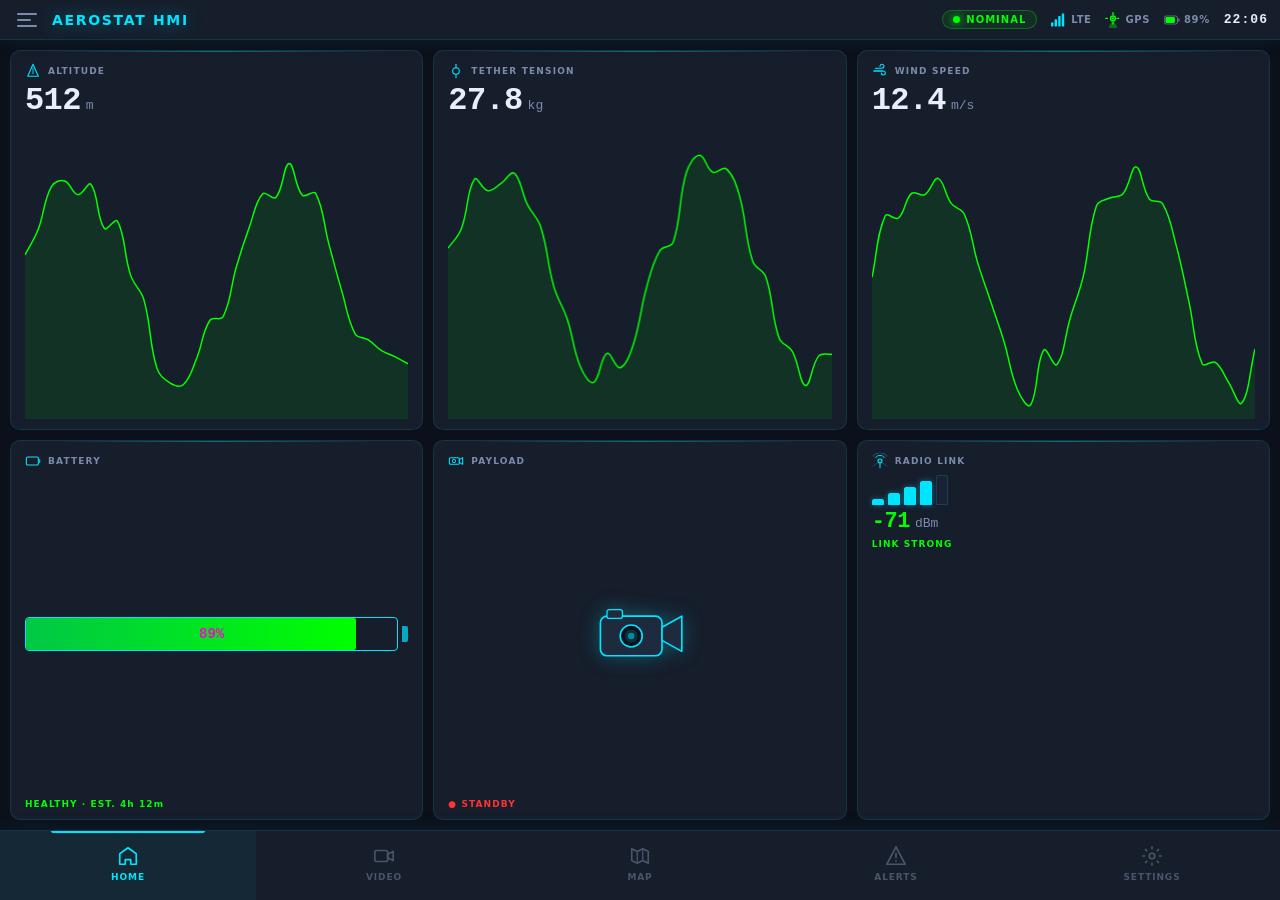
<file: index.html>
<!DOCTYPE html>
<html lang="en">
<head>
  <meta charset="UTF-8" />
  <meta name="viewport" content="width=1024" />
  <meta name="description" content="Aerostat HMI – High-altitude balloon / tethered aerostat ground-control interface for kiosk displays." />
  <title>AEROSTAT HMI – Ground Control</title>

  <!-- ── Google Fonts (Removed for Offline Mode) ── -->

  <!-- ── Chart.js (sparklines only) ── -->
  <script src="assets/chart.umd.min.js"></script>

  <!-- ── Leaflet.js (MAP screen) ── -->
  <link rel="stylesheet" href="assets/leaflet.css" />
  <script src="assets/leaflet.js"></script>

  <link rel="stylesheet" href="styles.css" />
</head>
<body>

  <!-- ═══════════════════════════════════════════════════════════════
       TOP HEADER
  ═══════════════════════════════════════════════════════════════ -->
  <header id="top-header">

    <div class="header-left">
      <!-- Hamburger menu -->
      <button id="btn-hamburger" class="icon-btn" aria-label="Menu">
        <svg width="20" height="14" viewBox="0 0 20 14" fill="none">
          <rect y="0"  width="20" height="2" rx="1" fill="currentColor"/>
          <rect y="6"  width="14" height="2" rx="1" fill="currentColor"/>
          <rect y="12" width="20" height="2" rx="1" fill="currentColor"/>
        </svg>
      </button>
      <span class="header-title">AEROSTAT HMI</span>
    </div>

    <div class="header-right">
      <!-- Status: NOMINAL -->
      <div class="status-chip" id="hdr-status">
        <span class="status-dot"></span>
        <span class="status-label">NOMINAL</span>
      </div>

      <!-- LTE Signal -->
      <div class="hdr-icon-group" title="LTE Signal">
        <svg class="signal-icon" viewBox="0 0 20 16" fill="none" xmlns="http://www.w3.org/2000/svg">
          <rect x="0"  y="11" width="3" height="5"  rx="0.5" fill="currentColor"/>
          <rect x="4.5" y="7"  width="3" height="9"  rx="0.5" fill="currentColor"/>
          <rect x="9"  y="3"  width="3" height="13" rx="0.5" fill="currentColor"/>
          <rect x="13.5" y="0" width="3" height="16" rx="0.5" fill="currentColor"/>
        </svg>
        <span class="hdr-label">LTE</span>
      </div>

      <!-- GPS -->
      <div class="hdr-icon-group" title="GPS Active" id="hdr-gps">
        <svg viewBox="0 0 20 20" fill="none" xmlns="http://www.w3.org/2000/svg">
          <circle cx="10" cy="8" r="3" stroke="currentColor" stroke-width="1.8"/>
          <path d="M10 1v2M10 13v2M1 8h2M15 8h2" stroke="currentColor" stroke-width="1.8" stroke-linecap="round"/>
          <path d="M10 11c0 0-5 5.5-5 7.5a5 5 0 0010 0C15 16.5 10 11 10 11z" fill="currentColor" opacity="0.35"/>
          <circle cx="10" cy="8" r="1.5" fill="currentColor"/>
        </svg>
        <span class="hdr-label">GPS</span>
      </div>

      <!-- Battery -->
      <div class="hdr-icon-group" title="Battery level" id="hdr-battery">
        <svg viewBox="0 0 22 12" fill="none" xmlns="http://www.w3.org/2000/svg">
          <rect x="0.5" y="0.5" width="18" height="11" rx="2.5" stroke="currentColor" stroke-width="1"/>
          <rect x="18.5" y="3.5" width="3" height="5" rx="1" fill="currentColor" opacity="0.6"/>
          <rect x="2" y="2" width="13" height="8" rx="1.5" fill="#00FF00"/>
        </svg>
        <span class="hdr-label" id="hdr-battery-pct">89%</span>
      </div>

      <!-- Clock -->
      <span class="hdr-clock" id="hdr-clock">10:24</span>
    </div>
  </header>

  <!-- ═══════════════════════════════════════════════════════════════
       MAIN VIEWPORT  (content screens swap here)
  ═══════════════════════════════════════════════════════════════ -->
  <main id="main-viewport">

    <!-- ─────────────────────────────────────────────────────────────
         SCREEN 1 · HOME (Dashboard)
    ───────────────────────────────────────────────────────────────── -->
    <section id="screen-home" class="screen active">

      <div class="dashboard-grid">

        <!-- ALTITUDE -->
        <div class="panel panel-metric" id="panel-altitude">
          <div class="panel-header">
            <svg class="panel-icon" viewBox="0 0 24 24" fill="none">
              <path d="M12 2L4 20h16L12 2z" stroke="#00E5FF" stroke-width="1.6" stroke-linejoin="round"/>
              <line x1="12" y1="7" x2="12" y2="16" stroke="#00E5FF" stroke-width="1.4" stroke-linecap="round"/>
            </svg>
            <span class="panel-title">ALTITUDE</span>
          </div>
          <div class="metric-value">
            <span class="metric-number" id="val-altitude">512</span>
            <span class="metric-unit">m</span>
          </div>
          <div class="sparkline-wrap">
            <canvas id="spark-altitude"></canvas>
          </div>
        </div>

        <!-- TETHER TENSION -->
        <div class="panel panel-metric" id="panel-tension">
          <div class="panel-header">
            <svg class="panel-icon" viewBox="0 0 24 24" fill="none">
              <circle cx="12" cy="12" r="5" stroke="#00E5FF" stroke-width="1.6"/>
              <line x1="12" y1="2"  x2="12" y2="7"  stroke="#00E5FF" stroke-width="1.6" stroke-linecap="round"/>
              <line x1="12" y1="17" x2="12" y2="22" stroke="#00E5FF" stroke-width="1.6" stroke-linecap="round"/>
            </svg>
            <span class="panel-title">TETHER TENSION</span>
          </div>
          <div class="metric-value">
            <span class="metric-number" id="val-tension">27.8</span>
            <span class="metric-unit">kg</span>
          </div>
          <div class="sparkline-wrap">
            <canvas id="spark-tension"></canvas>
          </div>
        </div>

        <!-- WIND SPEED -->
        <div class="panel panel-metric" id="panel-wind">
          <div class="panel-header">
            <svg class="panel-icon" viewBox="0 0 24 24" fill="none">
              <path d="M5 8h10a3 3 0 000-6 3 3 0 00-3 3" stroke="#00E5FF" stroke-width="1.6" stroke-linecap="round"/>
              <path d="M3 12h14a3 3 0 010 6 3 3 0 01-3-3" stroke="#00E5FF" stroke-width="1.6" stroke-linecap="round"/>
              <line x1="3" y1="12" x2="16" y2="12" stroke="#00E5FF" stroke-width="1.6" stroke-linecap="round"/>
            </svg>
            <span class="panel-title">WIND SPEED</span>
          </div>
          <div class="metric-value">
            <span class="metric-number" id="val-wind">12.4</span>
            <span class="metric-unit">m/s</span>
          </div>
          <div class="sparkline-wrap">
            <canvas id="spark-wind"></canvas>
          </div>
        </div>

        <!-- BATTERY -->
        <div class="panel panel-graphic" id="panel-battery">
          <div class="panel-header">
            <svg class="panel-icon" viewBox="0 0 24 24" fill="none">
              <rect x="2" y="6" width="18" height="12" rx="2" stroke="#00E5FF" stroke-width="1.6"/>
              <rect x="20" y="9" width="3" height="6" rx="1" fill="#00E5FF" opacity="0.7"/>
            </svg>
            <span class="panel-title">BATTERY</span>
          </div>
          <div class="battery-graphic-wrap">
            <div class="battery-body">
              <div class="battery-fill" id="battery-fill" style="width:89%"></div>
              <div class="battery-pct-overlay" id="battery-pct-overlay">89%</div>
            </div>
            <div class="battery-pole"></div>
          </div>
          <div class="panel-sub-label green">HEALTHY · EST. 4h 12m</div>
        </div>

        <!-- PAYLOAD -->
        <div class="panel panel-graphic" id="panel-payload">
          <div class="panel-header">
            <svg class="panel-icon" viewBox="0 0 24 24" fill="none">
              <rect x="2" y="7" width="15" height="10" rx="2" stroke="#00E5FF" stroke-width="1.6"/>
              <path d="M17 10l5-3v10l-5-3v-4z" stroke="#00E5FF" stroke-width="1.6" stroke-linejoin="round"/>
              <circle cx="9" cy="12" r="2.5" stroke="#00E5FF" stroke-width="1.4"/>
            </svg>
            <span class="panel-title">PAYLOAD</span>
          </div>
          <div class="payload-icon-wrap" style="position: relative;">
            <!-- Stylised camera graphic (shown when offline) -->
            <svg class="payload-cam" id="payload-cam-svg" viewBox="0 0 80 56" fill="none" style="transition: opacity 0.6s ease;">
              <rect x="4"  y="12" width="56" height="36" rx="6" fill="#1E2B3F" stroke="#00E5FF" stroke-width="1.5"/>
              <path d="M60 22l18-10v32L60 34V22z" fill="#1E2B3F" stroke="#00E5FF" stroke-width="1.5" stroke-linejoin="round"/>
              <circle cx="32" cy="30" r="10" fill="#0B101A" stroke="#00E5FF" stroke-width="1.5"/>
              <circle cx="32" cy="30" r="6"  fill="#00E5FF" opacity="0.15"/>
              <circle cx="32" cy="30" r="3"  fill="#00E5FF" opacity="0.5"/>
              <rect  x="10" y="6"  width="14" height="8" rx="2" fill="#1E2B3F" stroke="#00E5FF" stroke-width="1.2"/>
            </svg>
            <!-- Live video feed for HOME screen -->
            <video id="camera-feed-home" autoplay muted playsinline 
                   style="position:absolute; inset:0; width:100%; height:100%; object-fit:cover; border-radius:4px; opacity:0; transition:opacity 0.6s ease; pointer-events:none;">
            </video>
          </div>
          <div class="panel-sub-label green" id="payload-status-label">● STANDBY</div>
        </div>

        <!-- RADIO LINK -->
        <div class="panel panel-graphic" id="panel-radio">
          <div class="panel-header">
            <svg class="panel-icon" viewBox="0 0 24 24" fill="none">
              <path d="M1 4l22 16M1 20l22-16" stroke="#00E5FF" stroke-width="1.2" stroke-linecap="round" opacity="0.3"/>
              <circle cx="12" cy="12" r="3" stroke="#00E5FF" stroke-width="1.6"/>
              <path d="M6 6a8 8 0 0112 0" stroke="#00E5FF" stroke-width="1.4" stroke-linecap="round"/>
              <path d="M3 3a13 13 0 0118 0" stroke="#00E5FF" stroke-width="1.2" stroke-linecap="round" opacity="0.5"/>
              <line x1="12" y1="15" x2="12" y2="22" stroke="#00E5FF" stroke-width="1.6" stroke-linecap="round"/>
            </svg>
            <span class="panel-title">RADIO LINK</span>
          </div>
          <div class="radio-bars">
            <div class="radio-bar rb1 active"></div>
            <div class="radio-bar rb2 active"></div>
            <div class="radio-bar rb3 active"></div>
            <div class="radio-bar rb4 active"></div>
            <div class="radio-bar rb5"></div>
          </div>
          <div class="metric-value small">
            <span class="metric-number green" id="val-dbm">-71</span>
            <span class="metric-unit">dBm</span>
          </div>
          <div class="panel-sub-label green">LINK STRONG</div>
        </div>

      </div><!-- /.dashboard-grid -->
    </section><!-- /#screen-home -->


    <!-- ─────────────────────────────────────────────────────────────
         SCREEN 2 · VIDEO (Live Feed + Gimbal Control)
    ───────────────────────────────────────────────────────────────── -->
    <section id="screen-video" class="screen">

      <!-- ── Live camera feed (WebRTC via go2rtc) ──────────────────
           Falls back to a CSS placeholder when the stream is offline.
      ────────────────────────────────────────────────────────────── -->
      <video id="camera-feed"
             autoplay muted playsinline
             poster=""
             aria-label="CEZR10 live camera feed">
      </video>

      <!-- CSS placeholder shown when video is NOT streaming -->
      <div class="video-bg" id="video-bg">
        <div class="scanlines"></div>
        <div class="video-noise"></div>
        <div class="reticle">
          <div class="ret-h"></div>
          <div class="ret-v"></div>
          <div class="ret-circle"></div>
        </div>
      </div>

      <!-- Stream offline / reconnecting overlay -->
      <div class="stream-offline" id="stream-offline">
        <div class="stream-offline-icon">
          <svg viewBox="0 0 48 48" fill="none">
            <circle cx="24" cy="24" r="22" stroke="#FF3333" stroke-width="1.5" stroke-dasharray="4 3"/>
            <line x1="10" y1="10" x2="38" y2="38" stroke="#FF3333" stroke-width="2.5" stroke-linecap="round"/>
            <rect x="8" y="16" width="24" height="16" rx="3" stroke="#FF3333" stroke-width="1.8"/>
            <path d="M32 22l8-4v12l-8-4v-4z" stroke="#FF3333" stroke-width="1.8" stroke-linejoin="round"/>
          </svg>
        </div>
        <div class="stream-offline-title">STREAM OFFLINE</div>
        <div class="stream-offline-sub" id="stream-status-msg">Connecting to camera…</div>
        <div class="stream-reconnect-bar">
          <div class="stream-reconnect-fill" id="stream-reconnect-fill"></div>
        </div>
      </div>

      <!-- REC indicator (top-left) -->
      <div class="video-rec" id="video-rec">
        <span class="rec-dot"></span>
        <span class="rec-label">REC <span id="rec-timer">00:12:34</span></span>
      </div>

      <!-- Camera telemetry overlay (top-right) -->
      <div class="video-info-tr">
        <div class="vi-row"><span class="vi-key">ZOOM</span><span class="vi-val" id="vi-zoom">1.0×</span></div>
        <div class="vi-row"><span class="vi-key">PITCH</span><span class="vi-val" id="vi-pitch">0.0°</span></div>
        <div class="vi-row"><span class="vi-key">YAW</span><span class="vi-val" id="vi-yaw">0.0°</span></div>
        <div class="vi-row"><span class="vi-key">GIMBAL</span>
          <span class="vi-val" id="vi-gimbal-status" style="color:var(--accent-green)">ONLINE</span>
        </div>
      </div>



      <!-- Camera controls (centred above bottom bar) -->
      <div class="video-controls">
        <button class="cam-btn" id="btn-snapshot" title="Snapshot">
          <svg viewBox="0 0 28 28" fill="none">
            <rect x="2" y="7" width="24" height="16" rx="3" stroke="currentColor" stroke-width="1.8"/>
            <circle cx="14" cy="15" r="5" stroke="currentColor" stroke-width="1.8"/>
            <rect x="9" y="4" width="6" height="4" rx="1" stroke="currentColor" stroke-width="1.4"/>
          </svg>
          <span>SNAPSHOT</span>
        </button>
        <button class="cam-btn cam-btn--record" id="btn-record" title="Record">
          <svg viewBox="0 0 28 28" fill="none">
            <circle cx="14" cy="14" r="10" stroke="currentColor" stroke-width="1.8"/>
            <circle cx="14" cy="14" r="5" fill="currentColor"/>
          </svg>
          <span>RECORD</span>
        </button>
        <button class="cam-btn" id="btn-fullscreen" title="Fullscreen">
          <svg viewBox="0 0 28 28" fill="none">
            <path d="M4 10V4h6M18 4h6v6M4 18v6h6M18 22h6v-6" stroke="currentColor" stroke-width="1.8" stroke-linecap="round" stroke-linejoin="round"/>
          </svg>
          <span>FULLSCREEN</span>
        </button>
      </div>

      <!-- Bottom telemetry bar -->
      <div class="video-hud-bar">
        <div class="hud-item">
          <span class="hud-key">ALT</span>
          <span class="hud-val" id="vid-alt">512 m</span>
        </div>
        <div class="hud-divider"></div>
        <div class="hud-item">
          <span class="hud-key">WIND</span>
          <span class="hud-val" id="vid-wind">12.4 m/s</span>
        </div>
        <div class="hud-divider"></div>
        <div class="hud-item">
          <span class="hud-key">TENSION</span>
          <span class="hud-val" id="vid-tension">27.8 kg</span>
        </div>
        <div class="hud-divider"></div>
        <div class="hud-item">
          <span class="hud-key">HEADING</span>
          <span class="hud-val" id="vid-heading">247°</span>
        </div>
      </div>

    </section><!-- /#screen-video -->


    <!-- ─────────────────────────────────────────────────────────────
         SCREEN 3 · MAP
    ───────────────────────────────────────────────────────────────── -->
    <section id="screen-map" class="screen">

      <!-- Simulated dark satellite map canvas -->
      <div id="map-container"></div>

      <!-- Left overlay: telemetry -->
      <div class="map-overlay-left">
        <div class="map-tel-title">TELEMETRY</div>
        <div class="map-tel-row">
          <span class="map-tel-key">ALT</span>
          <span class="map-tel-val" id="map-alt">512 m</span>
        </div>
        <div class="map-tel-row">
          <span class="map-tel-key">SPD</span>
          <span class="map-tel-val" id="map-spd">3.2 m/s</span>
        </div>
        <div class="map-tel-row">
          <span class="map-tel-key">HDG</span>
          <span class="map-tel-val" id="map-hdg">247°</span>
        </div>
        <div class="map-tel-sep"></div>
        <div class="map-tel-row">
          <span class="map-tel-key">LAT</span>
          <span class="map-tel-val">28.6139°N</span>
        </div>
        <div class="map-tel-row">
          <span class="map-tel-key">LON</span>
          <span class="map-tel-val">77.2090°E</span>
        </div>
      </div>

      <!-- Right overlay: zoom controls -->
      <div class="map-overlay-right">
        <button class="map-zoom-btn" id="btn-zoom-in"  title="Zoom In">+</button>
        <button class="map-zoom-btn" id="btn-zoom-out" title="Zoom Out">−</button>
        <div class="map-scale">
          <div class="map-scale-bar"></div>
          <span class="map-scale-label">500 m</span>
        </div>
      </div>

    </section><!-- /#screen-map -->


    <!-- ─────────────────────────────────────────────────────────────
         SCREEN 4 · ALERTS
    ───────────────────────────────────────────────────────────────── -->
    <section id="screen-alerts" class="screen">

      <div class="alerts-header">
        <span class="alerts-title">SYSTEM ALERTS</span>
        <span class="alerts-count" id="alerts-badge">7 Events</span>
      </div>

      <!-- Scrollable list (ONLY scrollable area in the whole app) -->
      <div class="alerts-list" id="alerts-list">

        <!-- Alert items are injected via JS; placeholders shown for structure -->

        <div class="alert-item alert-warn">
          <div class="alert-icon">
            <svg viewBox="0 0 24 24" fill="none">
              <path d="M12 2L2 21h20L12 2z" fill="#FFB300" stroke="#FFB300" stroke-width="0.5"/>
              <line x1="12" y1="9" x2="12" y2="14" stroke="#0B101A" stroke-width="2" stroke-linecap="round"/>
              <circle cx="12" cy="17.5" r="1" fill="#0B101A"/>
            </svg>
          </div>
          <div class="alert-body">
            <div class="alert-title-row">
              <span class="alert-name">Wind Speed High</span>
              <span class="alert-time">10:24:10 <span class="alert-arrow">›</span></span>
            </div>
            <div class="alert-subtitle">Wind speed is above safe operational limit.</div>
          </div>
        </div>

        <div class="alert-item alert-crit">
          <div class="alert-icon">
            <svg viewBox="0 0 24 24" fill="none">
              <path d="M12 2L2 21h20L12 2z" fill="#FF3333" stroke="#FF3333" stroke-width="0.5"/>
              <line x1="12" y1="9" x2="12" y2="14" stroke="#fff" stroke-width="2" stroke-linecap="round"/>
              <circle cx="12" cy="17.5" r="1" fill="#fff"/>
            </svg>
          </div>
          <div class="alert-body">
            <div class="alert-title-row">
              <span class="alert-name">Tether Tension Critical</span>
              <span class="alert-time">10:22:45 <span class="alert-arrow">›</span></span>
            </div>
            <div class="alert-subtitle">Tension exceeds 30 kg safety threshold.</div>
          </div>
        </div>

        <div class="alert-item alert-ok">
          <div class="alert-icon">
            <svg viewBox="0 0 24 24" fill="none">
              <circle cx="12" cy="12" r="10" fill="#00FF00" opacity="0.2" stroke="#00FF00" stroke-width="1.5"/>
              <path d="M7 12l3.5 3.5L17 8" stroke="#00FF00" stroke-width="2" stroke-linecap="round" stroke-linejoin="round"/>
            </svg>
          </div>
          <div class="alert-body">
            <div class="alert-title-row">
              <span class="alert-name">GPS Lock Acquired</span>
              <span class="alert-time">10:21:02 <span class="alert-arrow">›</span></span>
            </div>
            <div class="alert-subtitle">3D GPS fix confirmed – 14 satellites.</div>
          </div>
        </div>

        <div class="alert-item alert-ok">
          <div class="alert-icon">
            <svg viewBox="0 0 24 24" fill="none">
              <circle cx="12" cy="12" r="10" fill="#00FF00" opacity="0.2" stroke="#00FF00" stroke-width="1.5"/>
              <path d="M7 12l3.5 3.5L17 8" stroke="#00FF00" stroke-width="2" stroke-linecap="round" stroke-linejoin="round"/>
            </svg>
          </div>
          <div class="alert-body">
            <div class="alert-title-row">
              <span class="alert-name">Radio Link Established</span>
              <span class="alert-time">10:19:55 <span class="alert-arrow">›</span></span>
            </div>
            <div class="alert-subtitle">LTE uplink active. Signal strength –71 dBm.</div>
          </div>
        </div>

        <div class="alert-item alert-warn">
          <div class="alert-icon">
            <svg viewBox="0 0 24 24" fill="none">
              <path d="M12 2L2 21h20L12 2z" fill="#FFB300" stroke="#FFB300" stroke-width="0.5"/>
              <line x1="12" y1="9" x2="12" y2="14" stroke="#0B101A" stroke-width="2" stroke-linecap="round"/>
              <circle cx="12" cy="17.5" r="1" fill="#0B101A"/>
            </svg>
          </div>
          <div class="alert-body">
            <div class="alert-title-row">
              <span class="alert-name">Battery Below 90%</span>
              <span class="alert-time">10:17:30 <span class="alert-arrow">›</span></span>
            </div>
            <div class="alert-subtitle">Ground station battery at 89%. Monitor closely.</div>
          </div>
        </div>

        <div class="alert-item alert-ok">
          <div class="alert-icon">
            <svg viewBox="0 0 24 24" fill="none">
              <circle cx="12" cy="12" r="10" fill="#00FF00" opacity="0.2" stroke="#00FF00" stroke-width="1.5"/>
              <path d="M7 12l3.5 3.5L17 8" stroke="#00FF00" stroke-width="2" stroke-linecap="round" stroke-linejoin="round"/>
            </svg>
          </div>
          <div class="alert-body">
            <div class="alert-title-row">
              <span class="alert-name">Payload Camera Online</span>
              <span class="alert-time">10:15:10 <span class="alert-arrow">›</span></span>
            </div>
            <div class="alert-subtitle">Payload camera unit responding normally.</div>
          </div>
        </div>

        <div class="alert-item alert-crit">
          <div class="alert-icon">
            <svg viewBox="0 0 24 24" fill="none">
              <path d="M12 2L2 21h20L12 2z" fill="#FF3333" stroke="#FF3333" stroke-width="0.5"/>
              <line x1="12" y1="9" x2="12" y2="14" stroke="#fff" stroke-width="2" stroke-linecap="round"/>
              <circle cx="12" cy="17.5" r="1" fill="#fff"/>
            </svg>
          </div>
          <div class="alert-body">
            <div class="alert-title-row">
              <span class="alert-name">Altitude Limit Warning</span>
              <span class="alert-time">10:12:00 <span class="alert-arrow">›</span></span>
            </div>
            <div class="alert-subtitle">Aerostat approaching max permitted altitude (600 m).</div>
          </div>
        </div>

      </div><!-- /.alerts-list -->
    </section><!-- /#screen-alerts -->


    <!-- ─────────────────────────────────────────────────────────────
         SCREEN 5 · SETTINGS
    ───────────────────────────────────────────────────────────────── -->
    <section id="screen-settings" class="screen">

      <div class="settings-header">
        <span class="settings-title">SYSTEM SETTINGS</span>
      </div>

      <div class="settings-grid">

        <!-- Mission -->
        <button class="settings-btn" id="sbtn-mission">
          <svg class="settings-icon" viewBox="0 0 40 40" fill="none">
            <path d="M20 5L8 14v20h24V14L20 5z" stroke="#00E5FF" stroke-width="1.8" stroke-linejoin="round"/>
            <rect x="15" y="22" width="10" height="12" rx="1" stroke="#00E5FF" stroke-width="1.5"/>
            <path d="M15 20h10M20 14v6" stroke="#00E5FF" stroke-width="1.5" stroke-linecap="round"/>
          </svg>
          <span>MISSION</span>
        </button>

        <!-- Camera -->
        <button class="settings-btn" id="sbtn-camera">
          <svg class="settings-icon" viewBox="0 0 40 40" fill="none">
            <rect x="4" y="12" width="24" height="18" rx="3" stroke="#00E5FF" stroke-width="1.8"/>
            <path d="M28 18l9-5v14l-9-5v-4z" stroke="#00E5FF" stroke-width="1.8" stroke-linejoin="round"/>
            <circle cx="16" cy="21" r="5" stroke="#00E5FF" stroke-width="1.5"/>
            <rect x="10" y="8" width="8" height="6" rx="1" stroke="#00E5FF" stroke-width="1.3"/>
          </svg>
          <span>CAMERA</span>
        </button>

        <!-- Radio -->
        <button class="settings-btn" id="sbtn-radio">
          <svg class="settings-icon" viewBox="0 0 40 40" fill="none">
            <circle cx="20" cy="22" r="5" stroke="#00E5FF" stroke-width="1.8"/>
            <path d="M11 13a13 13 0 0118 0" stroke="#00E5FF" stroke-width="1.5" stroke-linecap="round"/>
            <path d="M6 8a20 20 0 0128 0" stroke="#00E5FF" stroke-width="1.3" stroke-linecap="round" opacity="0.5"/>
            <line x1="20" y1="27" x2="20" y2="36" stroke="#00E5FF" stroke-width="1.8" stroke-linecap="round"/>
          </svg>
          <span>RADIO</span>
        </button>

        <!-- Display -->
        <button class="settings-btn" id="sbtn-display">
          <svg class="settings-icon" viewBox="0 0 40 40" fill="none">
            <rect x="4" y="8" width="32" height="20" rx="3" stroke="#00E5FF" stroke-width="1.8"/>
            <path d="M14 34h12M20 28v6" stroke="#00E5FF" stroke-width="1.8" stroke-linecap="round"/>
            <circle cx="20" cy="18" r="4" stroke="#00E5FF" stroke-width="1.4"/>
          </svg>
          <span>DISPLAY</span>
        </button>

        <!-- System -->
        <button class="settings-btn" id="sbtn-system">
          <svg class="settings-icon" viewBox="0 0 40 40" fill="none">
            <circle cx="20" cy="20" r="5" stroke="#00E5FF" stroke-width="1.8"/>
            <path d="M20 4v4M20 32v4M4 20h4M32 20h4
                     M7.5 7.5l2.8 2.8M29.7 29.7l2.8 2.8
                     M7.5 32.5l2.8-2.8M29.7 10.3l2.8-2.8"
                  stroke="#00E5FF" stroke-width="1.8" stroke-linecap="round"/>
          </svg>
          <span>SYSTEM</span>
        </button>

        <!-- Calibration -->
        <button class="settings-btn" id="sbtn-calibration">
          <svg class="settings-icon" viewBox="0 0 40 40" fill="none">
            <circle cx="20" cy="20" r="14" stroke="#00E5FF" stroke-width="1.6"/>
            <circle cx="20" cy="20" r="2"  fill="#00E5FF"/>
            <line x1="20" y1="6"  x2="20" y2="10" stroke="#00E5FF" stroke-width="1.8" stroke-linecap="round"/>
            <line x1="20" y1="30" x2="20" y2="34" stroke="#00E5FF" stroke-width="1.8" stroke-linecap="round"/>
            <line x1="6"  y1="20" x2="10" y2="20" stroke="#00E5FF" stroke-width="1.8" stroke-linecap="round"/>
            <line x1="30" y1="20" x2="34" y2="20" stroke="#00E5FF" stroke-width="1.8" stroke-linecap="round"/>
          </svg>
          <span>CALIBRATION</span>
        </button>

        <!-- Info -->
        <button class="settings-btn" id="sbtn-info">
          <svg class="settings-icon" viewBox="0 0 40 40" fill="none">
            <circle cx="20" cy="20" r="15" stroke="#00E5FF" stroke-width="1.8"/>
            <line x1="20" y1="18" x2="20" y2="28" stroke="#00E5FF" stroke-width="2.2" stroke-linecap="round"/>
            <circle cx="20" cy="13" r="1.5" fill="#00E5FF"/>
          </svg>
          <span>INFO</span>
        </button>

        <!-- Shutdown -->
        <button class="settings-btn settings-btn--danger" id="sbtn-shutdown">
          <svg class="settings-icon" viewBox="0 0 40 40" fill="none">
            <path d="M14 10a12 12 0 1012 0" stroke="#FF3333" stroke-width="2.2" stroke-linecap="round"/>
            <line x1="20" y1="4" x2="20" y2="20" stroke="#FF3333" stroke-width="2.2" stroke-linecap="round"/>
          </svg>
          <span>SHUTDOWN</span>
        </button>

      </div><!-- /.settings-grid -->

      <!-- Shutdown confirmation modal -->
      <div id="shutdown-modal" class="modal-overlay hidden">
        <div class="modal-box">
          <div class="modal-icon-wrap">
            <svg viewBox="0 0 48 48" fill="none">
              <circle cx="24" cy="24" r="22" stroke="#FF3333" stroke-width="2"/>
              <path d="M18 14a12 12 0 1012 0" stroke="#FF3333" stroke-width="2.5" stroke-linecap="round"/>
              <line x1="24" y1="8" x2="24" y2="26" stroke="#FF3333" stroke-width="2.5" stroke-linecap="round"/>
            </svg>
          </div>
          <h2 class="modal-title">CONFIRM SHUTDOWN</h2>
          <p class="modal-body">This will terminate all active systems. Are you sure?</p>
          <div class="modal-actions">
            <button class="modal-btn modal-btn--cancel" id="btn-shutdown-cancel">CANCEL</button>
            <button class="modal-btn modal-btn--confirm" id="btn-shutdown-confirm">SHUTDOWN</button>
          </div>
        </div>
      </div>

    </section><!-- /#screen-settings -->

  </main><!-- /#main-viewport -->


  <!-- ═══════════════════════════════════════════════════════════════
       BOTTOM NAVIGATION
  ═══════════════════════════════════════════════════════════════ -->
  <nav id="bottom-nav">

    <button class="nav-tab active" id="tab-home" data-target="home" aria-label="Home">
      <svg class="nav-icon" viewBox="0 0 24 24" fill="none">
        <path d="M3 9.5L12 3l9 6.5V21H15v-5h-6v5H3V9.5z" stroke="currentColor" stroke-width="1.8" stroke-linejoin="round" fill="none"/>
      </svg>
      <span class="nav-label">HOME</span>
    </button>

    <button class="nav-tab" id="tab-video" data-target="video" aria-label="Video">
      <svg class="nav-icon" viewBox="0 0 24 24" fill="none">
        <rect x="2" y="6" width="14" height="12" rx="2" stroke="currentColor" stroke-width="1.8"/>
        <path d="M16 10l6-3v10l-6-3v-4z" stroke="currentColor" stroke-width="1.8" stroke-linejoin="round"/>
      </svg>
      <span class="nav-label">VIDEO</span>
    </button>

    <button class="nav-tab" id="tab-map" data-target="map" aria-label="Map">
      <svg class="nav-icon" viewBox="0 0 24 24" fill="none">
        <path d="M9 20L3 17V4l6 3 6-3 6 3v13l-6-3-6 3z" stroke="currentColor" stroke-width="1.8" stroke-linejoin="round"/>
        <path d="M9 7v13M15 4v13" stroke="currentColor" stroke-width="1.4" stroke-linecap="round"/>
      </svg>
      <span class="nav-label">MAP</span>
    </button>

    <button class="nav-tab" id="tab-alerts" data-target="alerts" aria-label="Alerts">
      <svg class="nav-icon" viewBox="0 0 24 24" fill="none">
        <path d="M12 2L2 21h20L12 2z" stroke="currentColor" stroke-width="1.8" stroke-linejoin="round"/>
        <line x1="12" y1="9" x2="12" y2="14" stroke="currentColor" stroke-width="1.8" stroke-linecap="round"/>
        <circle cx="12" cy="17.5" r="1" fill="currentColor"/>
      </svg>
      <span class="nav-label">ALERTS</span>
    </button>

    <button class="nav-tab" id="tab-settings" data-target="settings" aria-label="Settings">
      <svg class="nav-icon" viewBox="0 0 24 24" fill="none">
        <circle cx="12" cy="12" r="3" stroke="currentColor" stroke-width="1.8"/>
        <path d="M12 2v2M12 20v2M2 12h2M20 12h2
                 M4.9 4.9l1.4 1.4M17.7 17.7l1.4 1.4
                 M4.9 19.1l1.4-1.4M17.7 6.3l1.4-1.4"
              stroke="currentColor" stroke-width="1.8" stroke-linecap="round"/>
      </svg>
      <span class="nav-label">SETTINGS</span>
    </button>

  </nav><!-- /#bottom-nav -->

  <script src="app.js"></script>
</body>
</html>
</file>
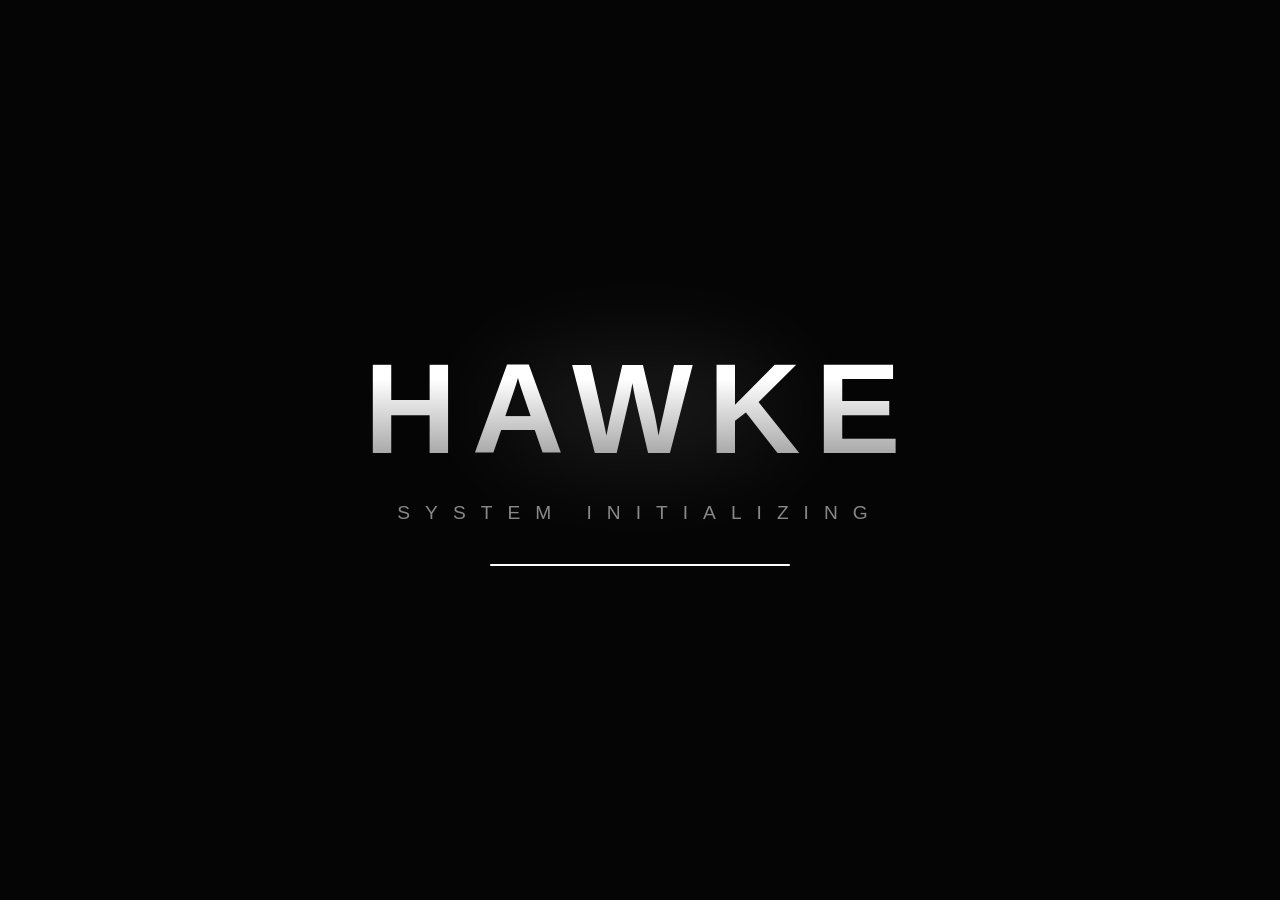
<file: ignition.html>
<!DOCTYPE html>
<html lang="en">
<head>
    <meta charset="UTF-8">
    <meta name="viewport" content="width=device-width, initial-scale=1.0">
    <title>HAWKE Ignition Sequence</title>
    <!-- Premium Aerospace Font (Removed for offline mode) -->
    <style>
        * {
            margin: 0;
            padding: 0;
            box-sizing: border-box;
        }

        body {
            background-color: #050505; /* Pitch black space aesthetic */
            color: #ffffff;
            font-family: 'Outfit', sans-serif;
            display: flex;
            justify-content: center;
            align-items: center;
            height: 100vh;
            overflow: hidden;
            flex-direction: column;
        }

        /* The Logo Container */
        .logo-container {
            display: flex;
            align-items: center;
            justify-content: center;
            position: relative;
        }

        /* The HAWKE Text Animation */
        .logo-text {
            font-size: 8rem;
            font-weight: 900;
            letter-spacing: -10px; /* Start highly compressed */
            opacity: 0;
            text-transform: uppercase;
            background: linear-gradient(180deg, #ffffff 30%, #888888 100%);
            -webkit-background-clip: text;
            -webkit-text-fill-color: transparent;
            animation: tracking-in-expand 2s cubic-bezier(0.215, 0.610, 0.355, 1.000) 0.5s both;
            position: relative;
            z-index: 2;
        }

        /* Subtle Glow Behind Text */
        .glow {
            position: absolute;
            width: 300px;
            height: 100px;
            background: rgba(255, 255, 255, 0.1);
            filter: blur(50px);
            border-radius: 50%;
            z-index: 1;
            animation: pulse-glow 3s infinite alternate;
        }

        /* System Initializing Subtext */
        .subtext {
            margin-top: 20px;
            font-size: 1.2rem;
            font-weight: 300;
            letter-spacing: 15px;
            color: #888;
            opacity: 0;
            animation: fade-in-bottom 1.5s ease-out 2s both;
        }

        /* Loading Bar */
        .loading-bar-container {
            width: 300px;
            height: 2px;
            background: rgba(255, 255, 255, 0.1);
            margin-top: 40px;
            border-radius: 2px;
            overflow: hidden;
            opacity: 0;
            animation: fade-in 0.5s ease-out 2.5s both;
        }

        .loading-bar {
            height: 100%;
            width: 0%;
            background: #ffffff;
            box-shadow: 0 0 10px #ffffff;
            animation: load-progress 2s cubic-bezier(0.8, 0, 0.2, 1) 2.5s both;
        }

        /* Keyframes */
        @keyframes tracking-in-expand {
            0% {
                letter-spacing: -0.5em;
                opacity: 0;
                transform: scale(0.9);
            }
            40% {
                opacity: 0.6;
            }
            100% {
                opacity: 1;
                letter-spacing: 15px;
                transform: scale(1);
            }
        }

        @keyframes pulse-glow {
            0% { transform: scale(1); opacity: 0.5; }
            100% { transform: scale(1.5); opacity: 1; }
        }

        @keyframes fade-in-bottom {
            0% { transform: translateY(20px); opacity: 0; }
            100% { transform: translateY(0); opacity: 1; }
        }

        @keyframes fade-in {
            0% { opacity: 0; }
            100% { opacity: 1; }
        }

        @keyframes load-progress {
            0% { width: 0%; }
            50% { width: 60%; }
            100% { width: 100%; }
        }
    </style>
</head>
<body>

    <div class="logo-container">
        <div class="glow"></div>
        <div class="logo-text">HAWKE</div>
    </div>
    
    <div class="subtext">SYSTEM INITIALIZING</div>

    <div class="loading-bar-container">
        <div class="loading-bar"></div>
    </div>

    <script>
        // After 4.5 seconds, automatically load the local Dashboard.
        setTimeout(() => {
            window.location.href = "http://192.168.1.4"; 
        }, 4500);
    </script>
</body>
</html>
</file>
<file: assets/leaflet.css>
/* required styles */

.leaflet-pane,
.leaflet-tile,
.leaflet-marker-icon,
.leaflet-marker-shadow,
.leaflet-tile-container,
.leaflet-pane > svg,
.leaflet-pane > canvas,
.leaflet-zoom-box,
.leaflet-image-layer,
.leaflet-layer {
	position: absolute;
	left: 0;
	top: 0;
	}
.leaflet-container {
	overflow: hidden;
	}
.leaflet-tile,
.leaflet-marker-icon,
.leaflet-marker-shadow {
	-webkit-user-select: none;
	   -moz-user-select: none;
	        user-select: none;
	  -webkit-user-drag: none;
	}
/* Prevents IE11 from highlighting tiles in blue */
.leaflet-tile::selection {
	background: transparent;
}
/* Safari renders non-retina tile on retina better with this, but Chrome is worse */
.leaflet-safari .leaflet-tile {
	image-rendering: -webkit-optimize-contrast;
	}
/* hack that prevents hw layers "stretching" when loading new tiles */
.leaflet-safari .leaflet-tile-container {
	width: 1600px;
	height: 1600px;
	-webkit-transform-origin: 0 0;
	}
.leaflet-marker-icon,
.leaflet-marker-shadow {
	display: block;
	}
/* .leaflet-container svg: reset svg max-width decleration shipped in Joomla! (joomla.org) 3.x */
/* .leaflet-container img: map is broken in FF if you have max-width: 100% on tiles */
.leaflet-container .leaflet-overlay-pane svg {
	max-width: none !important;
	max-height: none !important;
	}
.leaflet-container .leaflet-marker-pane img,
.leaflet-container .leaflet-shadow-pane img,
.leaflet-container .leaflet-tile-pane img,
.leaflet-container img.leaflet-image-layer,
.leaflet-container .leaflet-tile {
	max-width: none !important;
	max-height: none !important;
	width: auto;
	padding: 0;
	}

.leaflet-container img.leaflet-tile {
	/* See: https://bugs.chromium.org/p/chromium/issues/detail?id=600120 */
	mix-blend-mode: plus-lighter;
}

.leaflet-container.leaflet-touch-zoom {
	-ms-touch-action: pan-x pan-y;
	touch-action: pan-x pan-y;
	}
.leaflet-container.leaflet-touch-drag {
	-ms-touch-action: pinch-zoom;
	/* Fallback for FF which doesn't support pinch-zoom */
	touch-action: none;
	touch-action: pinch-zoom;
}
.leaflet-container.leaflet-touch-drag.leaflet-touch-zoom {
	-ms-touch-action: none;
	touch-action: none;
}
.leaflet-container {
	-webkit-tap-highlight-color: transparent;
}
.leaflet-container a {
	-webkit-tap-highlight-color: rgba(51, 181, 229, 0.4);
}
.leaflet-tile {
	filter: inherit;
	visibility: hidden;
	}
.leaflet-tile-loaded {
	visibility: inherit;
	}
.leaflet-zoom-box {
	width: 0;
	height: 0;
	-moz-box-sizing: border-box;
	     box-sizing: border-box;
	z-index: 800;
	}
/* workaround for https://bugzilla.mozilla.org/show_bug.cgi?id=888319 */
.leaflet-overlay-pane svg {
	-moz-user-select: none;
	}

.leaflet-pane         { z-index: 400; }

.leaflet-tile-pane    { z-index: 200; }
.leaflet-overlay-pane { z-index: 400; }
.leaflet-shadow-pane  { z-index: 500; }
.leaflet-marker-pane  { z-index: 600; }
.leaflet-tooltip-pane   { z-index: 650; }
.leaflet-popup-pane   { z-index: 700; }

.leaflet-map-pane canvas { z-index: 100; }
.leaflet-map-pane svg    { z-index: 200; }

.leaflet-vml-shape {
	width: 1px;
	height: 1px;
	}
.lvml {
	behavior: url(#default#VML);
	display: inline-block;
	position: absolute;
	}


/* control positioning */

.leaflet-control {
	position: relative;
	z-index: 800;
	pointer-events: visiblePainted; /* IE 9-10 doesn't have auto */
	pointer-events: auto;
	}
.leaflet-top,
.leaflet-bottom {
	position: absolute;
	z-index: 1000;
	pointer-events: none;
	}
.leaflet-top {
	top: 0;
	}
.leaflet-right {
	right: 0;
	}
.leaflet-bottom {
	bottom: 0;
	}
.leaflet-left {
	left: 0;
	}
.leaflet-control {
	float: left;
	clear: both;
	}
.leaflet-right .leaflet-control {
	float: right;
	}
.leaflet-top .leaflet-control {
	margin-top: 10px;
	}
.leaflet-bottom .leaflet-control {
	margin-bottom: 10px;
	}
.leaflet-left .leaflet-control {
	margin-left: 10px;
	}
.leaflet-right .leaflet-control {
	margin-right: 10px;
	}


/* zoom and fade animations */

.leaflet-fade-anim .leaflet-popup {
	opacity: 0;
	-webkit-transition: opacity 0.2s linear;
	   -moz-transition: opacity 0.2s linear;
	        transition: opacity 0.2s linear;
	}
.leaflet-fade-anim .leaflet-map-pane .leaflet-popup {
	opacity: 1;
	}
.leaflet-zoom-animated {
	-webkit-transform-origin: 0 0;
	    -ms-transform-origin: 0 0;
	        transform-origin: 0 0;
	}
svg.leaflet-zoom-animated {
	will-change: transform;
}

.leaflet-zoom-anim .leaflet-zoom-animated {
	-webkit-transition: -webkit-transform 0.25s cubic-bezier(0,0,0.25,1);
	   -moz-transition:    -moz-transform 0.25s cubic-bezier(0,0,0.25,1);
	        transition:         transform 0.25s cubic-bezier(0,0,0.25,1);
	}
.leaflet-zoom-anim .leaflet-tile,
.leaflet-pan-anim .leaflet-tile {
	-webkit-transition: none;
	   -moz-transition: none;
	        transition: none;
	}

.leaflet-zoom-anim .leaflet-zoom-hide {
	visibility: hidden;
	}


/* cursors */

.leaflet-interactive {
	cursor: pointer;
	}
.leaflet-grab {
	cursor: -webkit-grab;
	cursor:    -moz-grab;
	cursor:         grab;
	}
.leaflet-crosshair,
.leaflet-crosshair .leaflet-interactive {
	cursor: crosshair;
	}
.leaflet-popup-pane,
.leaflet-control {
	cursor: auto;
	}
.leaflet-dragging .leaflet-grab,
.leaflet-dragging .leaflet-grab .leaflet-interactive,
.leaflet-dragging .leaflet-marker-draggable {
	cursor: move;
	cursor: -webkit-grabbing;
	cursor:    -moz-grabbing;
	cursor:         grabbing;
	}

/* marker & overlays interactivity */
.leaflet-marker-icon,
.leaflet-marker-shadow,
.leaflet-image-layer,
.leaflet-pane > svg path,
.leaflet-tile-container {
	pointer-events: none;
	}

.leaflet-marker-icon.leaflet-interactive,
.leaflet-image-layer.leaflet-interactive,
.leaflet-pane > svg path.leaflet-interactive,
svg.leaflet-image-layer.leaflet-interactive path {
	pointer-events: visiblePainted; /* IE 9-10 doesn't have auto */
	pointer-events: auto;
	}

/* visual tweaks */

.leaflet-container {
	background: #ddd;
	outline-offset: 1px;
	}
.leaflet-container a {
	color: #0078A8;
	}
.leaflet-zoom-box {
	border: 2px dotted #38f;
	background: rgba(255,255,255,0.5);
	}


/* general typography */
.leaflet-container {
	font-family: "Helvetica Neue", Arial, Helvetica, sans-serif;
	font-size: 12px;
	font-size: 0.75rem;
	line-height: 1.5;
	}


/* general toolbar styles */

.leaflet-bar {
	box-shadow: 0 1px 5px rgba(0,0,0,0.65);
	border-radius: 4px;
	}
.leaflet-bar a {
	background-color: #fff;
	border-bottom: 1px solid #ccc;
	width: 26px;
	height: 26px;
	line-height: 26px;
	display: block;
	text-align: center;
	text-decoration: none;
	color: black;
	}
.leaflet-bar a,
.leaflet-control-layers-toggle {
	background-position: 50% 50%;
	background-repeat: no-repeat;
	display: block;
	}
.leaflet-bar a:hover,
.leaflet-bar a:focus {
	background-color: #f4f4f4;
	}
.leaflet-bar a:first-child {
	border-top-left-radius: 4px;
	border-top-right-radius: 4px;
	}
.leaflet-bar a:last-child {
	border-bottom-left-radius: 4px;
	border-bottom-right-radius: 4px;
	border-bottom: none;
	}
.leaflet-bar a.leaflet-disabled {
	cursor: default;
	background-color: #f4f4f4;
	color: #bbb;
	}

.leaflet-touch .leaflet-bar a {
	width: 30px;
	height: 30px;
	line-height: 30px;
	}
.leaflet-touch .leaflet-bar a:first-child {
	border-top-left-radius: 2px;
	border-top-right-radius: 2px;
	}
.leaflet-touch .leaflet-bar a:last-child {
	border-bottom-left-radius: 2px;
	border-bottom-right-radius: 2px;
	}

/* zoom control */

.leaflet-control-zoom-in,
.leaflet-control-zoom-out {
	font: bold 18px 'Lucida Console', Monaco, monospace;
	text-indent: 1px;
	}

.leaflet-touch .leaflet-control-zoom-in, .leaflet-touch .leaflet-control-zoom-out  {
	font-size: 22px;
	}


/* layers control */

.leaflet-control-layers {
	box-shadow: 0 1px 5px rgba(0,0,0,0.4);
	background: #fff;
	border-radius: 5px;
	}
.leaflet-control-layers-toggle {
	background-image: url(images/layers.png);
	width: 36px;
	height: 36px;
	}
.leaflet-retina .leaflet-control-layers-toggle {
	background-image: url(images/layers-2x.png);
	background-size: 26px 26px;
	}
.leaflet-touch .leaflet-control-layers-toggle {
	width: 44px;
	height: 44px;
	}
.leaflet-control-layers .leaflet-control-layers-list,
.leaflet-control-layers-expanded .leaflet-control-layers-toggle {
	display: none;
	}
.leaflet-control-layers-expanded .leaflet-control-layers-list {
	display: block;
	position: relative;
	}
.leaflet-control-layers-expanded {
	padding: 6px 10px 6px 6px;
	color: #333;
	background: #fff;
	}
.leaflet-control-layers-scrollbar {
	overflow-y: scroll;
	overflow-x: hidden;
	padding-right: 5px;
	}
.leaflet-control-layers-selector {
	margin-top: 2px;
	position: relative;
	top: 1px;
	}
.leaflet-control-layers label {
	display: block;
	font-size: 13px;
	font-size: 1.08333em;
	}
.leaflet-control-layers-separator {
	height: 0;
	border-top: 1px solid #ddd;
	margin: 5px -10px 5px -6px;
	}

/* Default icon URLs */
.leaflet-default-icon-path { /* used only in path-guessing heuristic, see L.Icon.Default */
	background-image: url(images/marker-icon.png);
	}


/* attribution and scale controls */

.leaflet-container .leaflet-control-attribution {
	background: #fff;
	background: rgba(255, 255, 255, 0.8);
	margin: 0;
	}
.leaflet-control-attribution,
.leaflet-control-scale-line {
	padding: 0 5px;
	color: #333;
	line-height: 1.4;
	}
.leaflet-control-attribution a {
	text-decoration: none;
	}
.leaflet-control-attribution a:hover,
.leaflet-control-attribution a:focus {
	text-decoration: underline;
	}
.leaflet-attribution-flag {
	display: inline !important;
	vertical-align: baseline !important;
	width: 1em;
	height: 0.6669em;
	}
.leaflet-left .leaflet-control-scale {
	margin-left: 5px;
	}
.leaflet-bottom .leaflet-control-scale {
	margin-bottom: 5px;
	}
.leaflet-control-scale-line {
	border: 2px solid #777;
	border-top: none;
	line-height: 1.1;
	padding: 2px 5px 1px;
	white-space: nowrap;
	-moz-box-sizing: border-box;
	     box-sizing: border-box;
	background: rgba(255, 255, 255, 0.8);
	text-shadow: 1px 1px #fff;
	}
.leaflet-control-scale-line:not(:first-child) {
	border-top: 2px solid #777;
	border-bottom: none;
	margin-top: -2px;
	}
.leaflet-control-scale-line:not(:first-child):not(:last-child) {
	border-bottom: 2px solid #777;
	}

.leaflet-touch .leaflet-control-attribution,
.leaflet-touch .leaflet-control-layers,
.leaflet-touch .leaflet-bar {
	box-shadow: none;
	}
.leaflet-touch .leaflet-control-layers,
.leaflet-touch .leaflet-bar {
	border: 2px solid rgba(0,0,0,0.2);
	background-clip: padding-box;
	}


/* popup */

.leaflet-popup {
	position: absolute;
	text-align: center;
	margin-bottom: 20px;
	}
.leaflet-popup-content-wrapper {
	padding: 1px;
	text-align: left;
	border-radius: 12px;
	}
.leaflet-popup-content {
	margin: 13px 24px 13px 20px;
	line-height: 1.3;
	font-size: 13px;
	font-size: 1.08333em;
	min-height: 1px;
	}
.leaflet-popup-content p {
	margin: 17px 0;
	margin: 1.3em 0;
	}
.leaflet-popup-tip-container {
	width: 40px;
	height: 20px;
	position: absolute;
	left: 50%;
	margin-top: -1px;
	margin-left: -20px;
	overflow: hidden;
	pointer-events: none;
	}
.leaflet-popup-tip {
	width: 17px;
	height: 17px;
	padding: 1px;

	margin: -10px auto 0;
	pointer-events: auto;

	-webkit-transform: rotate(45deg);
	   -moz-transform: rotate(45deg);
	    -ms-transform: rotate(45deg);
	        transform: rotate(45deg);
	}
.leaflet-popup-content-wrapper,
.leaflet-popup-tip {
	background: white;
	color: #333;
	box-shadow: 0 3px 14px rgba(0,0,0,0.4);
	}
.leaflet-container a.leaflet-popup-close-button {
	position: absolute;
	top: 0;
	right: 0;
	border: none;
	text-align: center;
	width: 24px;
	height: 24px;
	font: 16px/24px Tahoma, Verdana, sans-serif;
	color: #757575;
	text-decoration: none;
	background: transparent;
	}
.leaflet-container a.leaflet-popup-close-button:hover,
.leaflet-container a.leaflet-popup-close-button:focus {
	color: #585858;
	}
.leaflet-popup-scrolled {
	overflow: auto;
	}

.leaflet-oldie .leaflet-popup-content-wrapper {
	-ms-zoom: 1;
	}
.leaflet-oldie .leaflet-popup-tip {
	width: 24px;
	margin: 0 auto;

	-ms-filter: "progid:DXImageTransform.Microsoft.Matrix(M11=0.70710678, M12=0.70710678, M21=-0.70710678, M22=0.70710678)";
	filter: progid:DXImageTransform.Microsoft.Matrix(M11=0.70710678, M12=0.70710678, M21=-0.70710678, M22=0.70710678);
	}

.leaflet-oldie .leaflet-control-zoom,
.leaflet-oldie .leaflet-control-layers,
.leaflet-oldie .leaflet-popup-content-wrapper,
.leaflet-oldie .leaflet-popup-tip {
	border: 1px solid #999;
	}


/* div icon */

.leaflet-div-icon {
	background: #fff;
	border: 1px solid #666;
	}


/* Tooltip */
/* Base styles for the element that has a tooltip */
.leaflet-tooltip {
	position: absolute;
	padding: 6px;
	background-color: #fff;
	border: 1px solid #fff;
	border-radius: 3px;
	color: #222;
	white-space: nowrap;
	-webkit-user-select: none;
	-moz-user-select: none;
	-ms-user-select: none;
	user-select: none;
	pointer-events: none;
	box-shadow: 0 1px 3px rgba(0,0,0,0.4);
	}
.leaflet-tooltip.leaflet-interactive {
	cursor: pointer;
	pointer-events: auto;
	}
.leaflet-tooltip-top:before,
.leaflet-tooltip-bottom:before,
.leaflet-tooltip-left:before,
.leaflet-tooltip-right:before {
	position: absolute;
	pointer-events: none;
	border: 6px solid transparent;
	background: transparent;
	content: "";
	}

/* Directions */

.leaflet-tooltip-bottom {
	margin-top: 6px;
}
.leaflet-tooltip-top {
	margin-top: -6px;
}
.leaflet-tooltip-bottom:before,
.leaflet-tooltip-top:before {
	left: 50%;
	margin-left: -6px;
	}
.leaflet-tooltip-top:before {
	bottom: 0;
	margin-bottom: -12px;
	border-top-color: #fff;
	}
.leaflet-tooltip-bottom:before {
	top: 0;
	margin-top: -12px;
	margin-left: -6px;
	border-bottom-color: #fff;
	}
.leaflet-tooltip-left {
	margin-left: -6px;
}
.leaflet-tooltip-right {
	margin-left: 6px;
}
.leaflet-tooltip-left:before,
.leaflet-tooltip-right:before {
	top: 50%;
	margin-top: -6px;
	}
.leaflet-tooltip-left:before {
	right: 0;
	margin-right: -12px;
	border-left-color: #fff;
	}
.leaflet-tooltip-right:before {
	left: 0;
	margin-left: -12px;
	border-right-color: #fff;
	}

/* Printing */

@media print {
	/* Prevent printers from removing background-images of controls. */
	.leaflet-control {
		-webkit-print-color-adjust: exact;
		print-color-adjust: exact;
		}
	}
</file>
<file: styles.css>
/* ═══════════════════════════════════════════════════════════════════
   AEROSTAT HMI  ·  styles.css
   Target: 7-inch kiosk display · 1024 × 600 px · NO SCROLLBARS
   ═══════════════════════════════════════════════════════════════════ */

/* ── Custom Properties ──────────────────────────────────────────── */
:root {
  /* Color palette */
  --bg-root:     #0B101A;
  --bg-panel:    #161D2B;
  --bg-panel-2:  #1A2235;
  --bg-overlay:  rgba(11, 16, 26, 0.82);

  --accent-cyan:  #00E5FF;
  --accent-green: #00FF00;
  --accent-red:   #FF3333;
  --accent-amber: #FFB300;

  --text-primary:   #E8EEFA;
  --text-secondary: #7B8BAD;
  --text-dim:       #4A5568;

  --border:        rgba(0, 229, 255, 0.12);
  --border-bright: rgba(0, 229, 255, 0.35);

  /* Layout */
  --header-h:  40px;
  --footer-h:  70px;
  --radius-sm: 6px;
  --radius-md: 10px;
  --radius-lg: 14px;

  /* Typography */
  --font-ui:   'Inter', system-ui, sans-serif;
  --font-mono: 'JetBrains Mono', 'Courier New', monospace;
}

/* ── Global Reset ───────────────────────────────────────────────── */
*, *::before, *::after {
  box-sizing: border-box;
  margin: 0;
  padding: 0;
}

html, body {
  width:  1024px;
  height: 600px;
  overflow: hidden;               /* ← KIOSK: NO SCROLLBARS ever */
  background: var(--bg-root);
  color: var(--text-primary);
  font-family: var(--font-ui);
  font-size: 13px;
  -webkit-font-smoothing: antialiased;
  user-select: none;
}

button {
  background: none;
  border: none;
  cursor: pointer;
  font-family: inherit;
}

svg {
  display: block;
  flex-shrink: 0;
}

/* ════════════════════════════════════════════════════════════════════
   TOP HEADER
   ════════════════════════════════════════════════════════════════════ */
#top-header {
  position: fixed;
  top: 0; left: 0; right: 0;
  height: var(--header-h);
  z-index: 100;
  display: flex;
  align-items: center;
  justify-content: space-between;
  padding: 0 12px;
  background: var(--bg-panel);
  border-bottom: 1px solid var(--border);
  /* subtle glow */
  box-shadow: 0 1px 20px rgba(0, 229, 255, 0.07);
}

/* Left side */
.header-left {
  display: flex;
  align-items: center;
  gap: 10px;
}

.icon-btn {
  color: var(--text-secondary);
  display: flex;
  align-items: center;
  justify-content: center;
  width: 30px;
  height: 30px;
  border-radius: var(--radius-sm);
  transition: color 0.2s, background 0.2s;
}
.icon-btn:hover {
  color: var(--accent-cyan);
  background: rgba(0, 229, 255, 0.08);
}

.header-title {
  font-size: 14px;
  font-weight: 700;
  letter-spacing: 0.12em;
  color: var(--accent-cyan);
  text-shadow: 0 0 18px rgba(0, 229, 255, 0.45);
}

/* Right side */
.header-right {
  display: flex;
  align-items: center;
  gap: 14px;
}

/* NOMINAL chip */
.status-chip {
  display: flex;
  align-items: center;
  gap: 6px;
  padding: 3px 10px;
  border-radius: 20px;
  background: rgba(0, 255, 0, 0.08);
  border: 1px solid rgba(0, 255, 0, 0.3);
}

.status-dot {
  width: 7px;
  height: 7px;
  border-radius: 50%;
  background: var(--accent-green);
  box-shadow: 0 0 8px var(--accent-green);
  animation: pulse-green 2s ease-in-out infinite;
}

@keyframes pulse-green {
  0%, 100% { opacity: 1;   box-shadow: 0 0 8px var(--accent-green); }
  50%       { opacity: 0.6; box-shadow: 0 0 14px var(--accent-green); }
}

.status-label {
  font-size: 10px;
  font-weight: 700;
  letter-spacing: 0.1em;
  color: var(--accent-green);
}

/* Icon groups in header */
.hdr-icon-group {
  display: flex;
  align-items: center;
  gap: 4px;
  color: var(--text-secondary);
}
.hdr-icon-group svg { width: 16px; height: 16px; }

.signal-icon { color: var(--accent-cyan); }
#hdr-gps { color: var(--accent-green); }
#hdr-battery { color: var(--text-secondary); }

.hdr-label {
  font-size: 10px;
  font-weight: 600;
  letter-spacing: 0.06em;
  color: var(--text-secondary);
}

.hdr-clock {
  font-family: var(--font-mono);
  font-size: 13px;
  font-weight: 600;
  color: var(--text-primary);
  letter-spacing: 0.08em;
  min-width: 44px;
}

/* ════════════════════════════════════════════════════════════════════
   BOTTOM NAVIGATION
   ════════════════════════════════════════════════════════════════════ */
#bottom-nav {
  position: fixed;
  bottom: 0; left: 0; right: 0;
  height: var(--footer-h);
  z-index: 100;
  display: flex;
  align-items: stretch;
  background: var(--bg-panel);
  border-top: 1px solid var(--border);
  box-shadow: 0 -1px 20px rgba(0, 229, 255, 0.07);
}

.nav-tab {
  flex: 1;
  display: flex;
  flex-direction: column;
  align-items: center;
  justify-content: center;
  gap: 5px;
  color: var(--text-dim);
  transition: color 0.25s, background 0.25s;
  position: relative;
  padding-bottom: 4px;
}
.nav-tab::after {
  content: '';
  position: absolute;
  top: 0; left: 20%; right: 20%;
  height: 2px;
  border-radius: 0 0 2px 2px;
  background: var(--accent-cyan);
  transform: scaleX(0);
  transition: transform 0.3s cubic-bezier(0.34, 1.56, 0.64, 1);
}
.nav-tab.active {
  color: var(--accent-cyan);
  background: rgba(0, 229, 255, 0.05);
}
.nav-tab.active::after {
  transform: scaleX(1);
}
.nav-tab:hover:not(.active) {
  color: var(--text-secondary);
  background: rgba(255, 255, 255, 0.03);
}

.nav-icon {
  width: 22px;
  height: 22px;
}
.nav-label {
  font-size: 9px;
  font-weight: 700;
  letter-spacing: 0.1em;
}

/* ════════════════════════════════════════════════════════════════════
   MAIN VIEWPORT
   ════════════════════════════════════════════════════════════════════ */
#main-viewport {
  position: fixed;
  top: var(--header-h);
  bottom: var(--footer-h);
  left: 0;
  right: 0;
  overflow: hidden;
}

/* Generic screen */
.screen {
  display: none;
  width: 100%;
  height: 100%;
  overflow: hidden;
  position: absolute;
  top: 0; left: 0;
  /* Fade-in on activation */
  opacity: 0;
  transition: opacity 0.3s ease;
}
.screen.active {
  display: flex;
  opacity: 1;
}


/* ════════════════════════════════════════════════════════════════════
   SCREEN 1  ·  HOME (Dashboard)
   ════════════════════════════════════════════════════════════════════ */
#screen-home {
  padding: 10px;
}

.dashboard-grid {
  display: grid;
  grid-template-columns: repeat(3, 1fr);
  grid-template-rows:    repeat(2, 1fr);
  gap: 10px;
  width: 100%;
  height: 100%;
}

/* ── Generic Panel ── */
.panel {
  background: var(--bg-panel);
  border: 1px solid var(--border);
  border-radius: var(--radius-md);
  padding: 12px 14px 10px;
  display: flex;
  flex-direction: column;
  gap: 6px;
  position: relative;
  overflow: hidden;
  transition: border-color 0.3s, box-shadow 0.3s;
}
.panel::before {
  /* Top-edge glow accent */
  content: '';
  position: absolute;
  top: 0; left: 10%; right: 10%;
  height: 1px;
  background: linear-gradient(90deg, transparent, var(--accent-cyan), transparent);
  opacity: 0.4;
}
.panel:hover {
  border-color: var(--border-bright);
  box-shadow: 0 0 20px rgba(0, 229, 255, 0.08);
}

.panel-header {
  display: flex;
  align-items: center;
  gap: 7px;
}
.panel-icon { width: 16px; height: 16px; flex-shrink: 0; }
.panel-title {
  font-size: 9px;
  font-weight: 700;
  letter-spacing: 0.13em;
  color: var(--text-secondary);
  text-transform: uppercase;
}

/* ── Metric panels (top row) ── */
.metric-value {
  display: flex;
  align-items: baseline;
  gap: 5px;
}
.metric-number {
  font-family: var(--font-mono);
  font-size: 32px;
  font-weight: 600;
  color: var(--text-primary);
  line-height: 1;
  letter-spacing: -0.02em;
}
.metric-number.green { color: var(--accent-green); }
.metric-unit {
  font-family: var(--font-mono);
  font-size: 13px;
  color: var(--text-secondary);
  font-weight: 400;
}

.metric-value.small .metric-number {
  font-size: 22px;
}

/* Sparkline */
.sparkline-wrap {
  flex: 1;
  min-height: 0;
  position: relative;
}
.sparkline-wrap canvas {
  width: 100% !important;
  height: 100% !important;
}

/* ── Battery panel (bottom-left) ── */
.battery-graphic-wrap {
  display: flex;
  align-items: center;
  gap: 4px;
  flex: 1;
}
.battery-body {
  flex: 1;
  height: 34px;
  border: 1.5px solid var(--accent-cyan);
  border-radius: 4px;
  position: relative;
  overflow: hidden;
}
.battery-fill {
  position: absolute;
  top: 0; left: 0; bottom: 0;
  background: linear-gradient(90deg, #00c846, var(--accent-green));
  border-radius: 2px;
  transition: width 1s ease;
}
.battery-pct-overlay {
  position: absolute;
  inset: 0;
  display: flex;
  align-items: center;
  justify-content: center;
  font-family: var(--font-mono);
  font-size: 14px;
  font-weight: 700;
  color: var(--bg-root);
  mix-blend-mode: difference;
  filter: invert(1);
}
.battery-pole {
  width: 6px;
  height: 16px;
  background: var(--accent-cyan);
  border-radius: 0 2px 2px 0;
  opacity: 0.7;
}

/* ── Payload panel ── */
.payload-icon-wrap {
  flex: 1;
  display: flex;
  align-items: center;
  justify-content: center;
}
.payload-cam {
  width: 88px;
  height: auto;
  filter: drop-shadow(0 0 10px rgba(0, 229, 255, 0.3));
}

/* ── Radio link bars ── */
.radio-bars {
  display: flex;
  align-items: flex-end;
  gap: 4px;
  height: 30px;
}
.radio-bar {
  width: 12px;
  border-radius: 2px 2px 0 0;
  background: var(--bg-panel-2);
  border: 1px solid rgba(0, 229, 255, 0.15);
  transition: background 0.4s;
}
.radio-bar.rb1 { height: 20%; }
.radio-bar.rb2 { height: 40%; }
.radio-bar.rb3 { height: 60%; }
.radio-bar.rb4 { height: 80%; }
.radio-bar.rb5 { height: 100%; }
.radio-bar.active {
  background: var(--accent-cyan);
  border-color: var(--accent-cyan);
  box-shadow: 0 0 6px rgba(0, 229, 255, 0.4);
}

/* ── Shared label ── */
.panel-sub-label {
  font-size: 9px;
  font-weight: 700;
  letter-spacing: 0.12em;
  color: var(--text-dim);
}
.panel-sub-label.green { color: var(--accent-green); }
.panel-sub-label.red   { color: var(--accent-red); }


/* ════════════════════════════════════════════════════════════════════
   SCREEN 2  ·  VIDEO
   ════════════════════════════════════════════════════════════════════ */
#screen-video {
  position: relative;
  flex-direction: column;
}

/* Simulated video background */
.video-bg {
  position: absolute;
  inset: 0;
  background:
    radial-gradient(ellipse at 70% 40%, rgba(0, 60, 40, 0.55) 0%, transparent 65%),
    radial-gradient(ellipse at 20% 70%, rgba(0, 20, 60, 0.5) 0%, transparent 60%),
    linear-gradient(160deg, #060e14 0%, #0a1620 40%, #081210 100%);
  overflow: hidden;
}

/* Animated scanlines */
.scanlines {
  position: absolute;
  inset: 0;
  background: repeating-linear-gradient(
    0deg,
    transparent,
    transparent 3px,
    rgba(0, 0, 0, 0.18) 3px,
    rgba(0, 0, 0, 0.18) 4px
  );
  pointer-events: none;
  z-index: 1;
}

/* Film-grain noise */
.video-noise {
  position: absolute;
  inset: 0;
  background-image: url("data:image/svg+xml,%3Csvg viewBox='0 0 200 200' xmlns='http://www.w3.org/2000/svg'%3E%3Cfilter id='n'%3E%3CfeTurbulence type='fractalNoise' baseFrequency='0.75' numOctaves='4' stitchTiles='stitch'/%3E%3C/filter%3E%3Crect width='100%25' height='100%25' filter='url(%23n)' opacity='0.08'/%3E%3C/svg%3E");
  background-size: 200px 200px;
  opacity: 0.25;
  pointer-events: none;
  animation: noise-shift 0.15s steps(2) infinite;
  z-index: 2;
}
@keyframes noise-shift {
  0%   { background-position: 0   0; }
  25%  { background-position: 30px 20px; }
  50%  { background-position: -10px 40px; }
  75%  { background-position: 20px -10px; }
  100% { background-position: 0   0; }
}

/* Reticle / crosshair */
.reticle {
  position: absolute;
  top: 50%; left: 50%;
  transform: translate(-50%, -50%);
  width: 80px; height: 80px;
  z-index: 3;
}
.ret-h, .ret-v {
  position: absolute;
  background: rgba(0, 229, 255, 0.4);
}
.ret-h {
  top: 50%; left: 0; right: 0;
  height: 1px;
  transform: translateY(-50%);
}
.ret-v {
  left: 50%; top: 0; bottom: 0;
  width: 1px;
  transform: translateX(-50%);
}
.ret-circle {
  position: absolute;
  inset: 10px;
  border: 1px solid rgba(0, 229, 255, 0.35);
  border-radius: 50%;
}

/* REC indicator */
.video-rec {
  position: absolute;
  top: 12px; left: 14px;
  z-index: 10;
  display: flex;
  align-items: center;
  gap: 7px;
  background: rgba(0,0,0,0.55);
  border: 1px solid rgba(255, 51, 51, 0.4);
  border-radius: 4px;
  padding: 4px 10px;
  backdrop-filter: blur(4px);
}
.rec-dot {
  width: 8px;
  height: 8px;
  border-radius: 50%;
  background: var(--accent-red);
  box-shadow: 0 0 8px var(--accent-red);
  animation: rec-blink 1s ease-in-out infinite;
}
@keyframes rec-blink {
  0%, 100% { opacity: 1; }
  50%       { opacity: 0.2; }
}
.rec-label {
  font-family: var(--font-mono);
  font-size: 11px;
  font-weight: 600;
  color: var(--accent-red);
  letter-spacing: 0.08em;
}

/* Camera info (top-right) */
.video-info-tr {
  position: absolute;
  top: 12px; right: 14px;
  z-index: 10;
  background: rgba(0,0,0,0.55);
  border: 1px solid var(--border);
  border-radius: 4px;
  padding: 6px 12px;
  backdrop-filter: blur(4px);
  display: flex;
  flex-direction: column;
  gap: 3px;
}
.vi-row {
  display: flex;
  align-items: center;
  gap: 10px;
}
.vi-key {
  font-size: 9px;
  font-weight: 600;
  letter-spacing: 0.1em;
  color: var(--text-secondary);
  width: 28px;
}
.vi-val {
  font-family: var(--font-mono);
  font-size: 11px;
  color: var(--text-primary);
}

/* Camera controls */
.video-controls {
  position: absolute;
  bottom: 70px; left: 50%;
  transform: translateX(-50%);
  z-index: 10;
  display: flex;
  align-items: center;
  gap: 14px;
}
.cam-btn {
  display: flex;
  flex-direction: column;
  align-items: center;
  gap: 5px;
  padding: 10px 14px;
  background: rgba(11, 16, 26, 0.75);
  border: 1px solid var(--border-bright);
  border-radius: var(--radius-md);
  color: var(--text-primary);
  font-size: 9px;
  font-weight: 700;
  letter-spacing: 0.1em;
  transition: all 0.2s;
  backdrop-filter: blur(6px);
  min-width: 70px;
}
.cam-btn svg { width: 24px; height: 24px; }
.cam-btn:hover {
  background: rgba(0, 229, 255, 0.12);
  border-color: var(--accent-cyan);
  color: var(--accent-cyan);
  box-shadow: 0 0 16px rgba(0, 229, 255, 0.2);
}
.cam-btn--record {
  border-color: rgba(255, 51, 51, 0.5);
}
.cam-btn--record:hover {
  background: rgba(255, 51, 51, 0.12);
  border-color: var(--accent-red);
  color: var(--accent-red);
  box-shadow: 0 0 16px rgba(255, 51, 51, 0.2);
}

/* HUD bottom bar */
.video-hud-bar {
  position: absolute;
  bottom: 0; left: 0; right: 0;
  height: 54px;
  z-index: 10;
  display: flex;
  align-items: center;
  justify-content: space-evenly;
  background: rgba(11, 16, 26, 0.82);
  border-top: 1px solid var(--border);
  backdrop-filter: blur(8px);
}
.hud-item {
  display: flex;
  flex-direction: column;
  align-items: center;
  gap: 2px;
}
.hud-key {
  font-size: 8px;
  font-weight: 700;
  letter-spacing: 0.14em;
  color: var(--text-secondary);
}
.hud-val {
  font-family: var(--font-mono);
  font-size: 14px;
  font-weight: 600;
  color: var(--accent-cyan);
}
.hud-divider {
  width: 1px;
  height: 28px;
  background: var(--border);
}


/* ════════════════════════════════════════════════════════════════════
   SCREEN 3  ·  MAP
   ════════════════════════════════════════════════════════════════════ */
#screen-map {
  position: relative;
}

/* Leaflet container */
#map-container {
  position: absolute;
  inset: 0;
  z-index: 0;
  /* Dark tile filter for a "tactical" look */
  filter: brightness(0.6) saturate(0.5) hue-rotate(180deg);
}

/* Override Leaflet attribution for kiosk */
.leaflet-control-attribution {
  display: none !important;
}
.leaflet-control-zoom { display: none !important; }

/* Left telemetry overlay */
.map-overlay-left {
  position: absolute;
  top: 12px; left: 12px;
  z-index: 10;
  background: rgba(11, 16, 26, 0.82);
  border: 1px solid var(--border-bright);
  border-radius: var(--radius-md);
  padding: 12px 16px;
  backdrop-filter: blur(8px);
  min-width: 120px;
}
.map-tel-title {
  font-size: 8px;
  font-weight: 800;
  letter-spacing: 0.18em;
  color: var(--accent-cyan);
  margin-bottom: 8px;
}
.map-tel-row {
  display: flex;
  justify-content: space-between;
  align-items: center;
  gap: 14px;
  margin-bottom: 5px;
}
.map-tel-key {
  font-size: 9px;
  font-weight: 600;
  letter-spacing: 0.08em;
  color: var(--text-secondary);
}
.map-tel-val {
  font-family: var(--font-mono);
  font-size: 12px;
  color: var(--text-primary);
}
.map-tel-sep {
  height: 1px;
  background: var(--border);
  margin: 6px 0;
}

/* Right zoom overlay */
.map-overlay-right {
  position: absolute;
  top: 12px; right: 12px;
  z-index: 10;
  display: flex;
  flex-direction: column;
  align-items: center;
  gap: 6px;
}
.map-zoom-btn {
  width: 36px;
  height: 36px;
  background: rgba(11, 16, 26, 0.85);
  border: 1px solid var(--border-bright);
  border-radius: var(--radius-sm);
  color: var(--text-primary);
  font-size: 22px;
  font-weight: 300;
  display: flex;
  align-items: center;
  justify-content: center;
  backdrop-filter: blur(6px);
  transition: all 0.2s;
  line-height: 1;
}
.map-zoom-btn:hover {
  background: rgba(0, 229, 255, 0.15);
  border-color: var(--accent-cyan);
  color: var(--accent-cyan);
  box-shadow: 0 0 12px rgba(0, 229, 255, 0.2);
}

.map-scale {
  display: flex;
  flex-direction: column;
  align-items: center;
  gap: 3px;
  margin-top: 4px;
  background: rgba(11, 16, 26, 0.75);
  border: 1px solid var(--border);
  border-radius: 4px;
  padding: 5px 8px;
  backdrop-filter: blur(6px);
}
.map-scale-bar {
  width: 50px;
  height: 3px;
  background: var(--text-primary);
  border-radius: 1.5px;
  position: relative;
}
.map-scale-bar::before,
.map-scale-bar::after {
  content: '';
  position: absolute;
  top: -3px;
  width: 1.5px; height: 9px;
  background: var(--text-primary);
}
.map-scale-bar::before { left: 0; }
.map-scale-bar::after  { right: 0; }
.map-scale-label {
  font-family: var(--font-mono);
  font-size: 9px;
  color: var(--text-secondary);
}


/* ════════════════════════════════════════════════════════════════════
   SCREEN 4  ·  ALERTS
   ════════════════════════════════════════════════════════════════════ */
#screen-alerts {
  flex-direction: column;
  padding: 10px;
}

.alerts-header {
  display: flex;
  align-items: center;
  justify-content: space-between;
  margin-bottom: 8px;
  flex-shrink: 0;
}
.alerts-title {
  font-size: 11px;
  font-weight: 800;
  letter-spacing: 0.14em;
  color: var(--accent-cyan);
}
.alerts-count {
  font-size: 10px;
  font-weight: 600;
  color: var(--text-secondary);
  background: var(--bg-panel-2);
  border: 1px solid var(--border);
  border-radius: 20px;
  padding: 2px 10px;
}

/* Scrollable alerts list (ONLY this element scrolls) */
.alerts-list {
  flex: 1;
  overflow-y: auto;
  overflow-x: hidden;
  display: flex;
  flex-direction: column;
  gap: 6px;
  padding-right: 4px;

  /* Custom thin scrollbar */
  scrollbar-width: thin;
  scrollbar-color: rgba(0, 229, 255, 0.25) transparent;
}
.alerts-list::-webkit-scrollbar { width: 4px; }
.alerts-list::-webkit-scrollbar-track { background: transparent; }
.alerts-list::-webkit-scrollbar-thumb {
  background: rgba(0, 229, 255, 0.25);
  border-radius: 2px;
}

/* Alert item */
.alert-item {
  display: flex;
  align-items: center;
  gap: 12px;
  padding: 10px 14px;
  background: var(--bg-panel);
  border: 1px solid var(--border);
  border-radius: var(--radius-md);
  border-left-width: 3px;
  transition: background 0.2s;
}
.alert-item:hover { background: var(--bg-panel-2); }

.alert-item.alert-warn { border-left-color: var(--accent-amber); }
.alert-item.alert-crit { border-left-color: var(--accent-red); }
.alert-item.alert-ok   { border-left-color: var(--accent-green); }

.alert-icon { width: 28px; height: 28px; flex-shrink: 0; }
.alert-icon svg { width: 100%; height: 100%; }

.alert-body { flex: 1; }
.alert-title-row {
  display: flex;
  align-items: center;
  justify-content: space-between;
  margin-bottom: 3px;
}
.alert-name {
  font-size: 12px;
  font-weight: 700;
  color: var(--text-primary);
}
.alert-time {
  font-family: var(--font-mono);
  font-size: 10px;
  color: var(--text-secondary);
}
.alert-arrow { margin-left: 4px; opacity: 0.6; }
.alert-subtitle {
  font-size: 10px;
  color: var(--text-secondary);
  line-height: 1.4;
}


/* ════════════════════════════════════════════════════════════════════
   SCREEN 5  ·  SETTINGS
   ════════════════════════════════════════════════════════════════════ */
#screen-settings {
  flex-direction: column;
  padding: 10px;
  position: relative;
}

.settings-header {
  margin-bottom: 10px;
  flex-shrink: 0;
}
.settings-title {
  font-size: 11px;
  font-weight: 800;
  letter-spacing: 0.14em;
  color: var(--accent-cyan);
}

.settings-grid {
  flex: 1;
  display: grid;
  grid-template-columns: repeat(4, 1fr);
  grid-template-rows: repeat(2, 1fr);
  gap: 8px;
}

.settings-btn {
  display: flex;
  flex-direction: column;
  align-items: center;
  justify-content: center;
  gap: 8px;
  background: var(--bg-panel);
  border: 1px solid var(--border);
  border-radius: var(--radius-lg);
  color: var(--text-secondary);
  font-size: 9px;
  font-weight: 700;
  letter-spacing: 0.12em;
  transition: all 0.25s;
  position: relative;
  overflow: hidden;
}
.settings-btn::after {
  content: '';
  position: absolute;
  inset: 0;
  background: radial-gradient(circle at center, rgba(0, 229, 255, 0.1), transparent 70%);
  opacity: 0;
  transition: opacity 0.25s;
}
.settings-btn:hover {
  border-color: var(--border-bright);
  color: var(--accent-cyan);
  box-shadow: 0 0 22px rgba(0, 229, 255, 0.12);
}
.settings-btn:hover::after { opacity: 1; }
.settings-btn:active {
  transform: scale(0.97);
}

.settings-icon {
  width: 40px;
  height: 40px;
}

.settings-btn--danger {
  border-color: rgba(255, 51, 51, 0.25);
}
.settings-btn--danger:hover {
  border-color: var(--accent-red);
  color: var(--accent-red);
  box-shadow: 0 0 22px rgba(255, 51, 51, 0.15);
}
.settings-btn--danger::after {
  background: radial-gradient(circle at center, rgba(255, 51, 51, 0.1), transparent 70%);
}

/* ── Shutdown modal ── */
.modal-overlay {
  position: absolute;
  inset: 0;
  z-index: 200;
  display: flex;
  align-items: center;
  justify-content: center;
  background: rgba(11, 16, 26, 0.88);
  backdrop-filter: blur(6px);
  animation: fade-in 0.2s ease;
}
.modal-overlay.hidden { display: none; }

@keyframes fade-in {
  from { opacity: 0; }
  to   { opacity: 1; }
}

.modal-box {
  background: var(--bg-panel-2);
  border: 1px solid rgba(255, 51, 51, 0.4);
  border-radius: var(--radius-lg);
  padding: 28px 32px;
  display: flex;
  flex-direction: column;
  align-items: center;
  gap: 12px;
  max-width: 320px;
  text-align: center;
  animation: scale-in 0.25s cubic-bezier(0.34, 1.56, 0.64, 1);
}
@keyframes scale-in {
  from { transform: scale(0.85); opacity: 0; }
  to   { transform: scale(1);    opacity: 1; }
}

.modal-icon-wrap svg {
  width: 48px;
  height: 48px;
}
.modal-title {
  font-size: 14px;
  font-weight: 800;
  letter-spacing: 0.1em;
  color: var(--accent-red);
}
.modal-body {
  font-size: 11px;
  color: var(--text-secondary);
  line-height: 1.5;
}
.modal-actions {
  display: flex;
  gap: 10px;
  margin-top: 8px;
}
.modal-btn {
  padding: 8px 24px;
  border-radius: var(--radius-sm);
  font-size: 11px;
  font-weight: 700;
  letter-spacing: 0.1em;
  transition: all 0.2s;
}
.modal-btn--cancel {
  background: transparent;
  border: 1px solid var(--border-bright);
  color: var(--text-primary);
}
.modal-btn--cancel:hover {
  background: rgba(0, 229, 255, 0.1);
}
.modal-btn--confirm {
  background: rgba(255, 51, 51, 0.15);
  border: 1px solid var(--accent-red);
  color: var(--accent-red);
}
.modal-btn--confirm:hover {
  background: rgba(255, 51, 51, 0.3);
  box-shadow: 0 0 16px rgba(255, 51, 51, 0.25);
}


/* ════════════════════════════════════════════════════════════════════
   TOAST NOTIFICATION  (used for snapshot feedback etc.)
   ════════════════════════════════════════════════════════════════════ */
.toast {
  position: fixed;
  bottom: 80px;
  left: 50%;
  transform: translateX(-50%) translateY(20px);
  background: rgba(11, 16, 26, 0.92);
  border: 1px solid var(--border-bright);
  border-radius: var(--radius-sm);
  padding: 8px 20px;
  font-size: 11px;
  font-weight: 600;
  letter-spacing: 0.08em;
  color: var(--accent-cyan);
  opacity: 0;
  transition: opacity 0.3s, transform 0.3s;
  z-index: 500;
  pointer-events: none;
  backdrop-filter: blur(8px);
}
.toast.show {
  opacity: 1;
  transform: translateX(-50%) translateY(0);
}

/* ════════════════════════════════════════════════════════════════════
   Leaflet custom map icon styles (injected via JS)
   ════════════════════════════════════════════════════════════════════ */
.map-marker-label {
  background: rgba(11, 16, 26, 0.85);
  border: 1px solid var(--border-bright);
  border-radius: 4px;
  padding: 2px 6px;
  font-family: var(--font-mono);
  font-size: 9px;
  font-weight: 700;
  color: var(--accent-cyan);
  white-space: nowrap;
  letter-spacing: 0.08em;
}

/* --------------------------------------------------------------------
   LIVE CAMERA FEED  �  <video> element
   -------------------------------------------------------------------- */
#camera-feed {
  position: absolute; inset: 0; width: 100%; height: 100%;
  object-fit: cover; z-index: 1; background: #000;
  opacity: 0; transition: opacity 0.6s ease;
}
#camera-feed.live { opacity: 1; }
#camera-feed.live ~ #video-bg { opacity: 0; pointer-events: none; }

/* Stream-offline overlay */
.stream-offline {
  position: absolute; inset: 0; z-index: 5;
  display: flex; flex-direction: column; align-items: center; justify-content: center; gap: 10px;
  background: rgba(11,16,26,0.7); backdrop-filter: blur(4px); transition: opacity 0.5s;
}
.stream-offline.hidden { opacity: 0; pointer-events: none; }
.stream-offline-icon svg { width: 52px; height: 52px; filter: drop-shadow(0 0 10px rgba(255,51,51,0.4)); }
.stream-offline-title { font-size: 14px; font-weight: 800; letter-spacing: 0.14em; color: var(--accent-red); }
.stream-offline-sub { font-size: 10px; color: var(--text-secondary); }
.stream-reconnect-bar { width: 160px; height: 3px; background: rgba(255,51,51,0.15); border-radius: 2px; overflow: hidden; }
.stream-reconnect-fill { height: 100%; background: var(--accent-red); border-radius: 2px; animation: reconnect-sweep 3s linear infinite; }
@keyframes reconnect-sweep { 0%{width:0%} 100%{width:100%} }

/* --------------------------------------------------------------------
   GIMBAL CONTROL PANEL
   -------------------------------------------------------------------- */
.gimbal-panel {
  position: absolute; right: 10px; top: 50%; transform: translateY(-50%);
  z-index: 20; width: 150px;
  background: rgba(11,16,26,0.88); border: 1px solid var(--border-bright);
  border-radius: var(--radius-lg); padding: 12px 10px;
  display: flex; flex-direction: column; align-items: center; gap: 10px;
  backdrop-filter: blur(10px); box-shadow: 0 0 30px rgba(0,229,255,0.08);
}
.gimbal-label { font-size: 8px; font-weight: 800; letter-spacing: 0.16em; color: var(--accent-cyan); }
.gimbal-joystick-wrap { width: 110px; height: 110px; position: relative; display: flex; align-items: center; justify-content: center; }
.gimbal-joystick { width: 110px; height: 110px; border-radius: 50%; position: relative; cursor: crosshair; touch-action: none; }
.gimbal-joystick-ring { position: absolute; border-radius: 50%; border: 1px solid var(--border-bright); }
.gimbal-joystick-ring.outer { inset: 0; background: rgba(0,229,255,0.04); }
.gimbal-joystick-ring.inner { inset: 22px; border-style: dashed; opacity: 0.5; }
.gimbal-arrow { position: absolute; font-size: 10px; color: var(--text-secondary); transition: color 0.15s; pointer-events: none; user-select: none; }
.gimbal-arrow-up    { top: 4px;    left: 50%; transform: translateX(-50%); }
.gimbal-arrow-down  { bottom: 4px; left: 50%; transform: translateX(-50%); }
.gimbal-arrow-left  { left: 4px;   top: 50%;  transform: translateY(-50%); }
.gimbal-arrow-right { right: 4px;  top: 50%;  transform: translateY(-50%); }
.gimbal-arrow.active { color: var(--accent-cyan); }
.gimbal-thumb {
  position: absolute; width: 22px; height: 22px; border-radius: 50%;
  background: var(--accent-cyan); box-shadow: 0 0 12px rgba(0,229,255,0.6);
  top: 50%; left: 50%; transform: translate(-50%,-50%);
  transition: box-shadow 0.2s; pointer-events: none; z-index: 2;
}
.gimbal-thumb.dragging { box-shadow: 0 0 24px rgba(0,229,255,0.9); background: #fff; }
.gimbal-home-btn {
  display: flex; align-items: center; gap: 6px; padding: 5px 14px;
  background: rgba(0,229,255,0.08); border: 1px solid var(--border-bright);
  border-radius: 20px; color: var(--accent-cyan); font-size: 9px; font-weight: 700; letter-spacing: 0.1em; transition: all 0.2s;
}
.gimbal-home-btn svg { width: 14px; height: 14px; }
.gimbal-home-btn:hover { background: rgba(0,229,255,0.18); box-shadow: 0 0 12px rgba(0,229,255,0.25); }
.gimbal-home-btn:active { transform: scale(0.95); }
.gimbal-zoom-row { display: flex; align-items: center; gap: 6px; width: 100%; }
.gimbal-zoom-btn {
  width: 24px; height: 24px; border-radius: 50%;
  background: rgba(0,229,255,0.08); border: 1px solid var(--border-bright);
  color: var(--text-primary); font-size: 16px; font-weight: 300;
  display: flex; align-items: center; justify-content: center; line-height: 1; transition: all 0.2s; flex-shrink: 0;
}
.gimbal-zoom-btn:hover { background: rgba(0,229,255,0.2); color: var(--accent-cyan); }
.gimbal-zoom-track { flex: 1; height: 4px; background: rgba(0,229,255,0.1); border-radius: 2px; overflow: hidden; }
.gimbal-zoom-fill  { height: 100%; background: var(--accent-cyan); border-radius: 2px; transition: width 0.3s ease; }
.gimbal-zoom-label { font-family: var(--font-mono); font-size: 9px; color: var(--text-secondary); letter-spacing: 0.08em; }
.gimbal-zoom-label span { color: var(--accent-cyan); font-weight: 700; }
.gimbal-conn-status { display: flex; align-items: center; gap: 5px; font-size: 8px; font-weight: 700; letter-spacing: 0.08em; color: var(--text-secondary); }
.gimbal-conn-dot { width: 6px; height: 6px; border-radius: 50%; background: var(--text-dim); flex-shrink: 0; }
.gimbal-conn-dot.online { background: var(--accent-green); box-shadow: 0 0 6px var(--accent-green); animation: pulse-green 2s ease-in-out infinite; }
.gimbal-conn-dot.offline { background: var(--accent-red); box-shadow: 0 0 6px var(--accent-red); }
.video-controls { left: calc(50% - 75px); }
</file>
